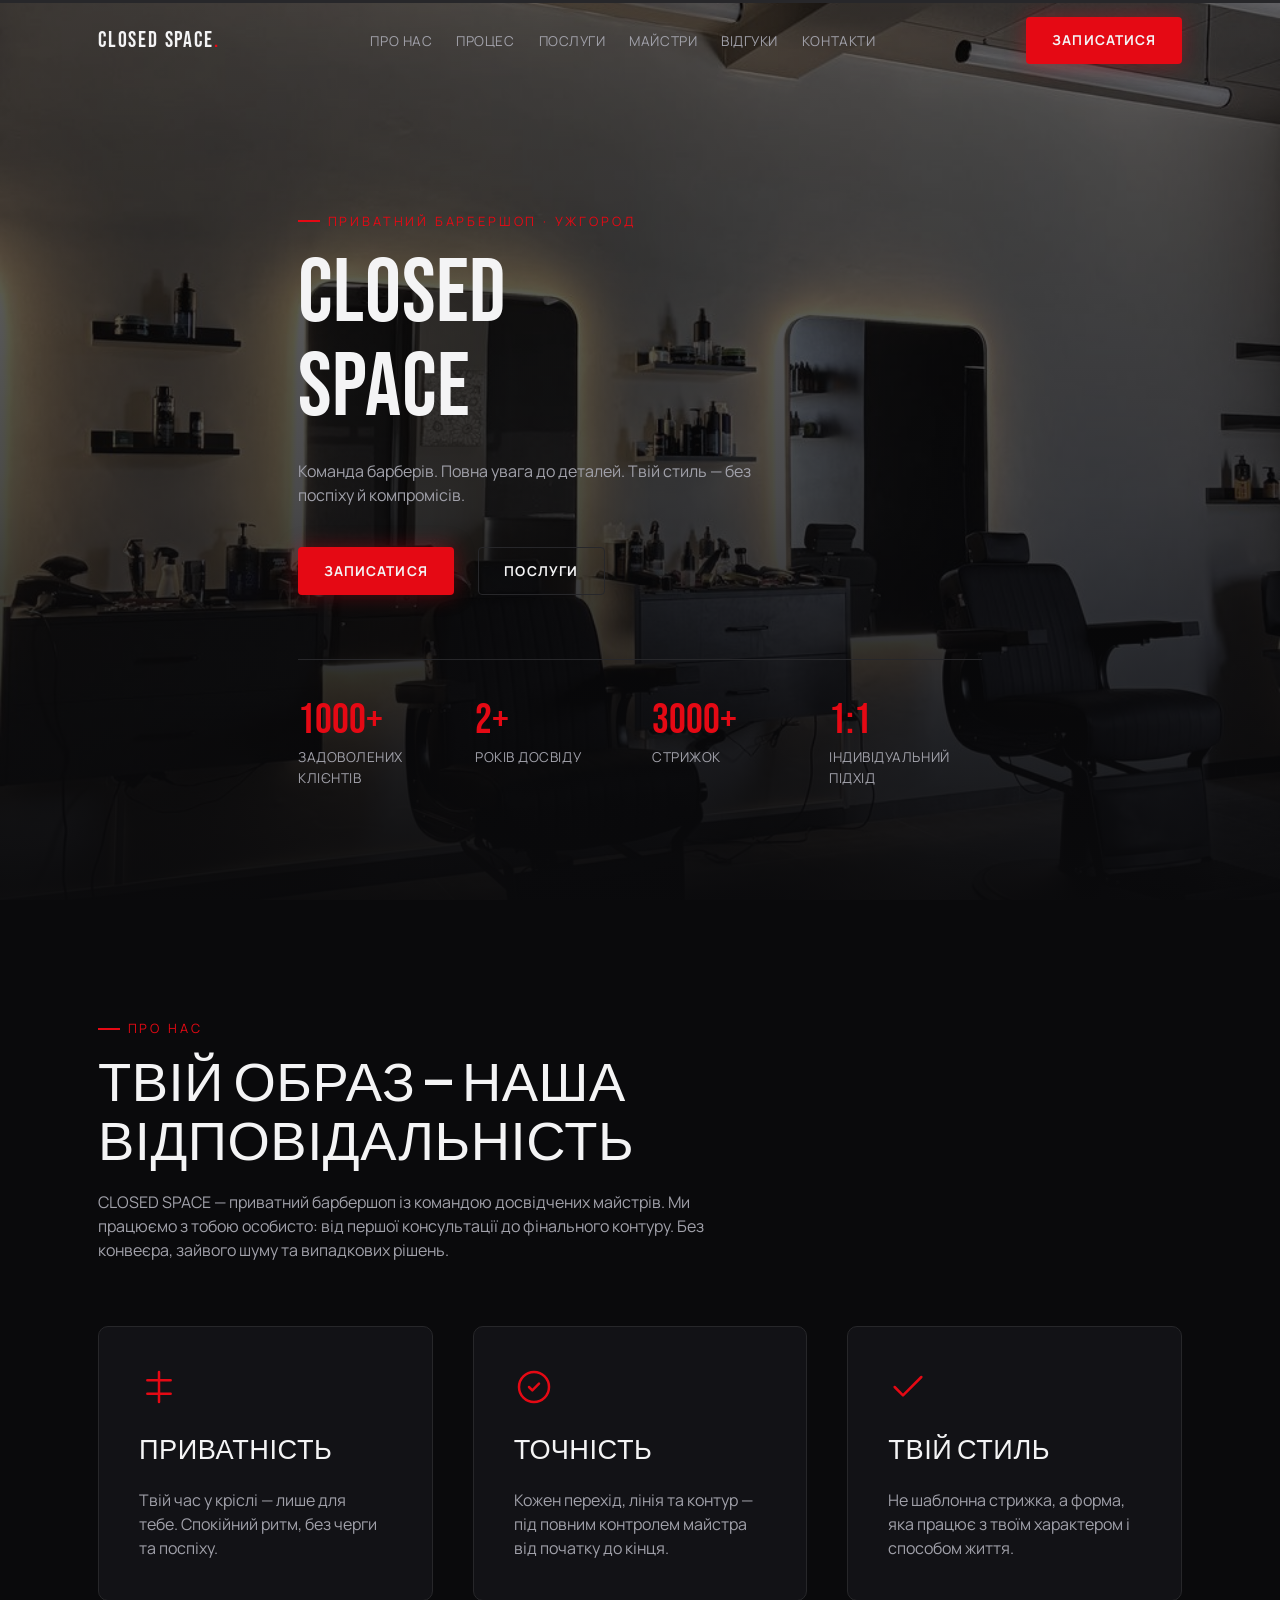
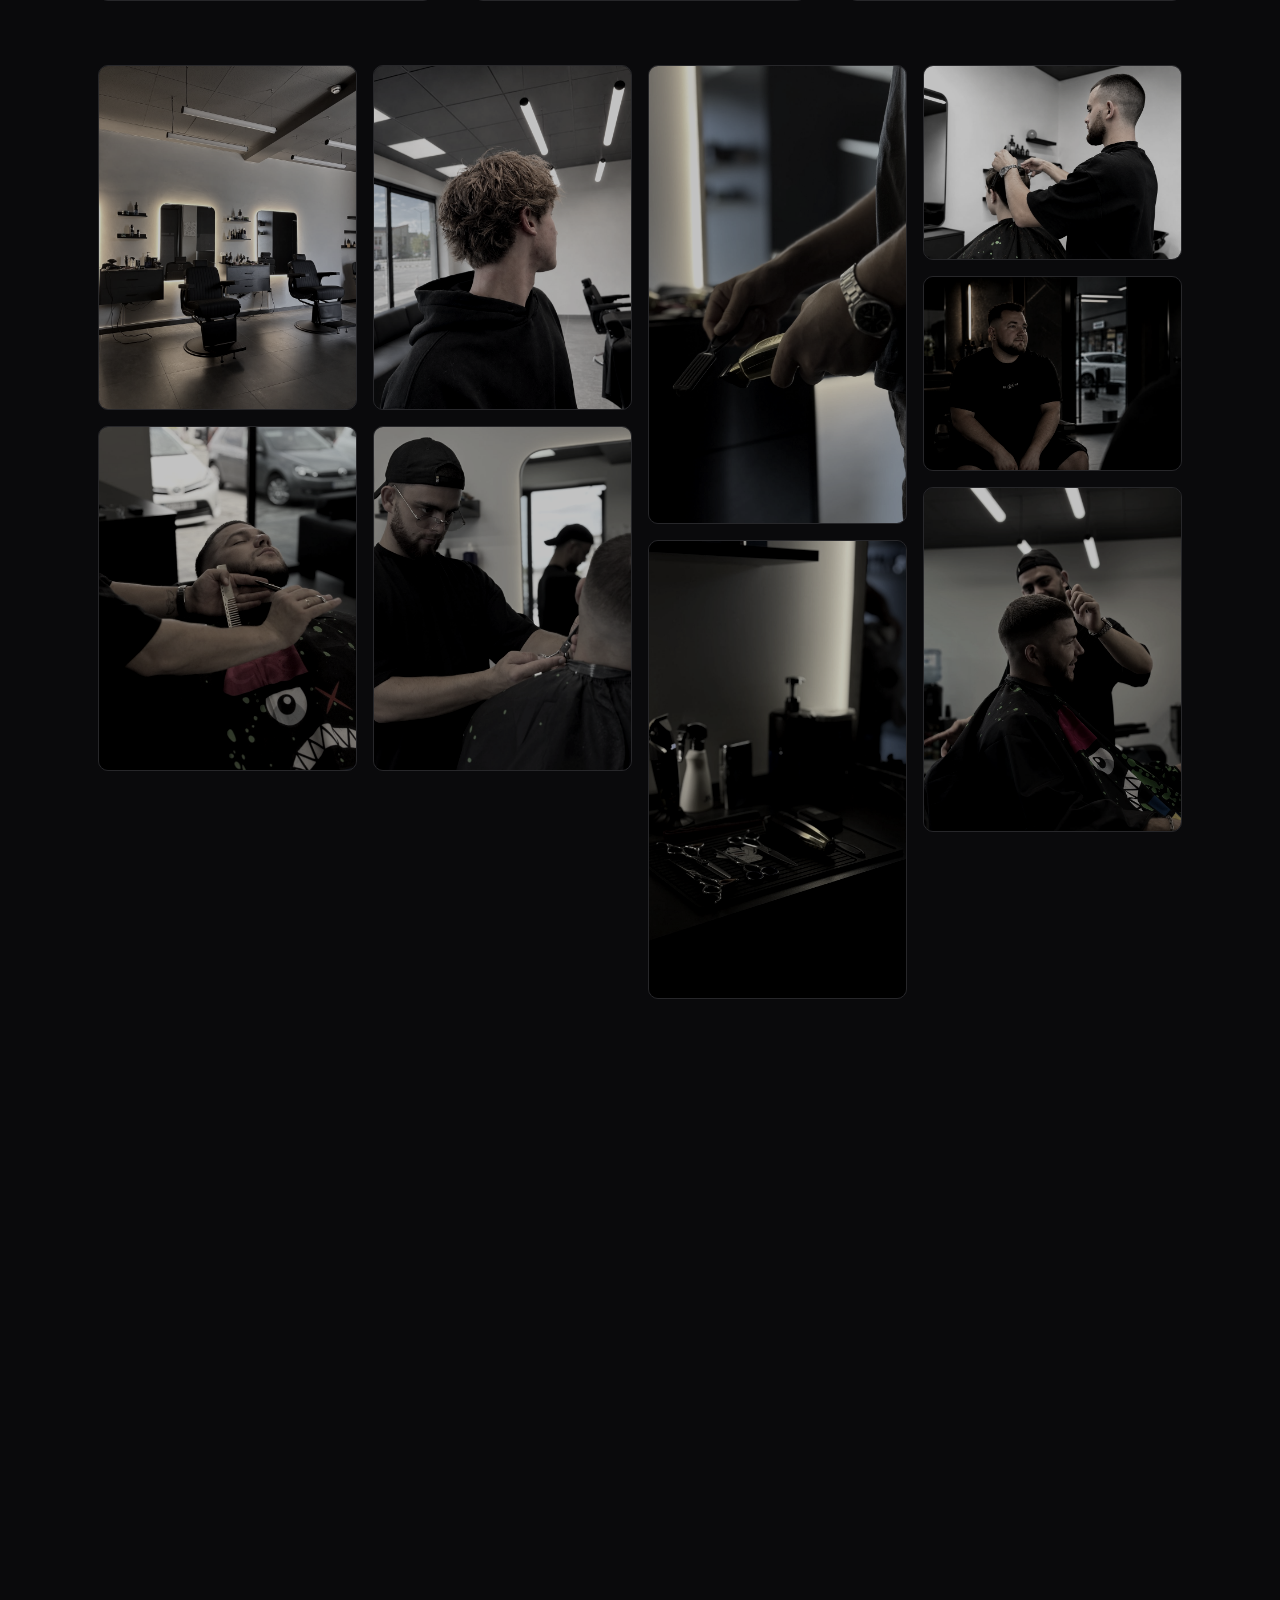
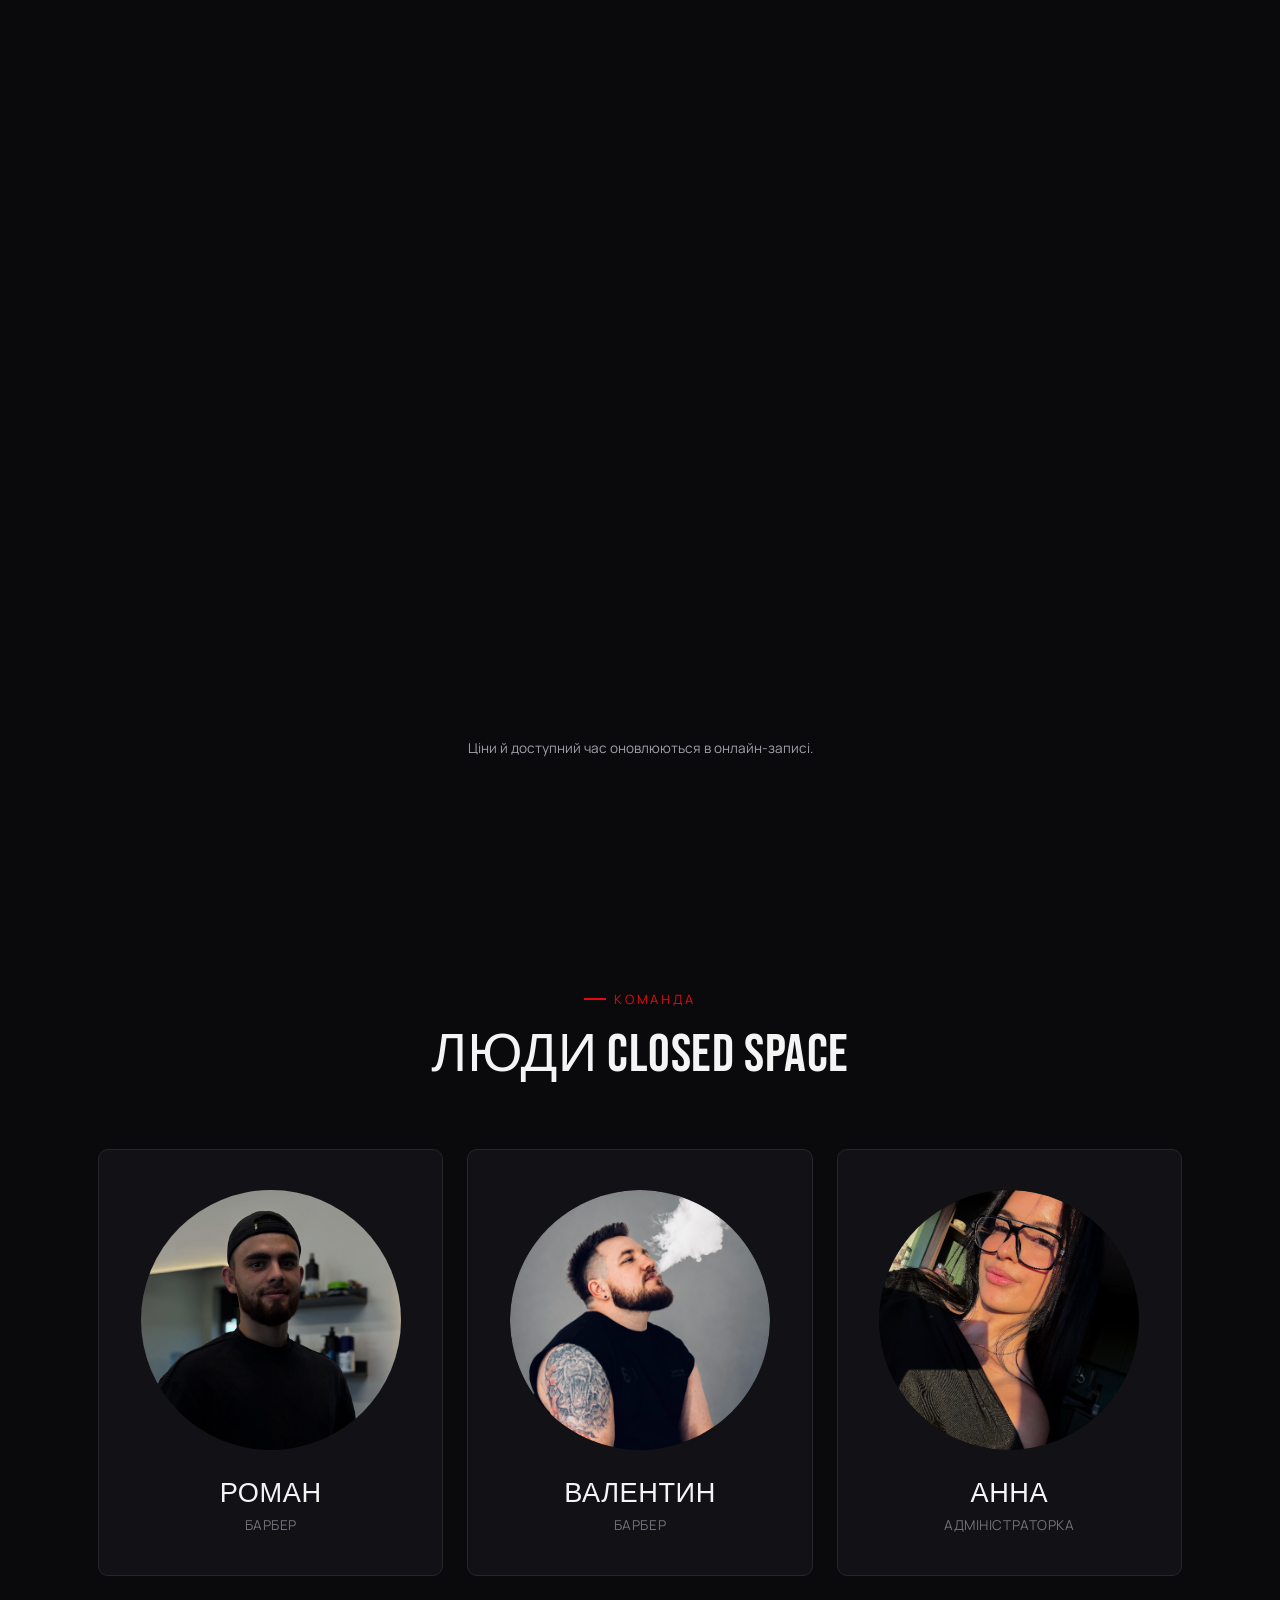
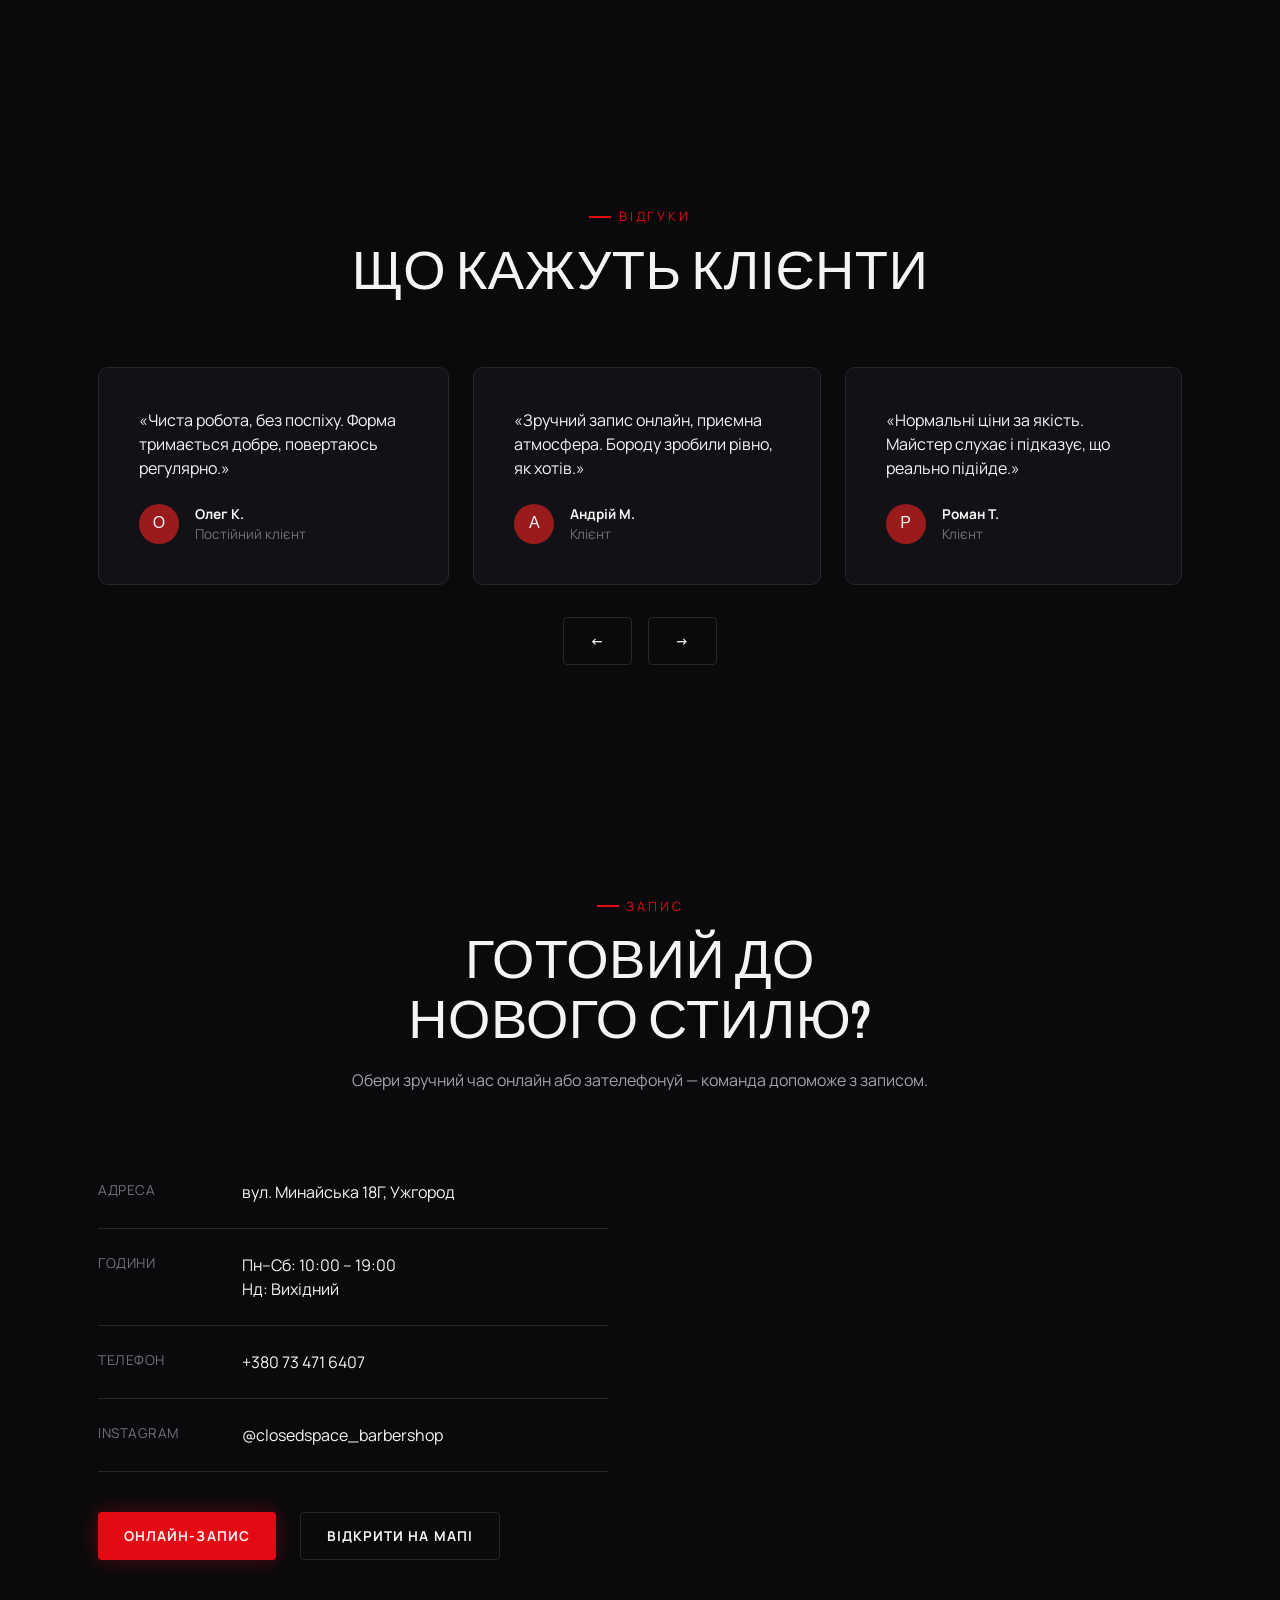
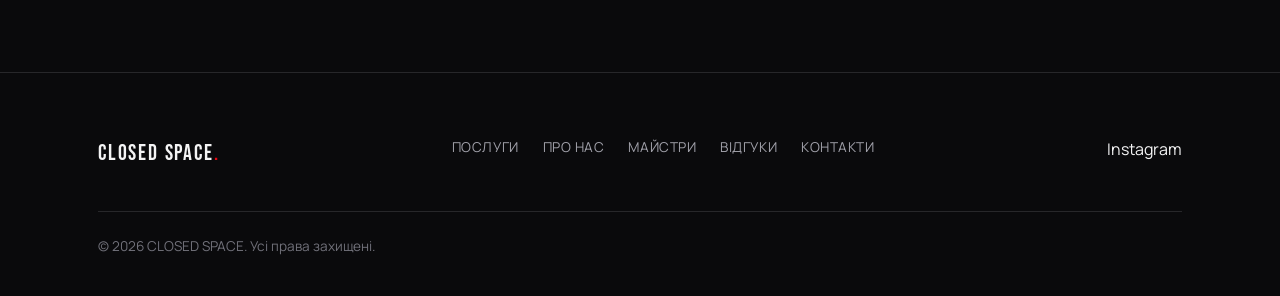
<file: index.html>
<!DOCTYPE html>
<html lang="uk">
<head>
  <meta charset="UTF-8" />
  <meta name="viewport" content="width=device-width, initial-scale=1" />
  <title>Чоловічий барбершоп в Ужгороді | CLOSED SPACE</title>
  <meta name="description" content="CLOSED SPACE — чоловічий барбершоп в Ужгороді: стрижки, борода та догляд. Підберемо стиль саме під тебе." />
  <meta name="keywords" content="барбершоп Ужгород, чоловіча стрижка Ужгород, борода Ужгород, CLOSED SPACE" />
  <meta name="theme-color" content="#0A0A0C" />
  <link rel="canonical" href="https://closed-space.com.ua/" />

  <!-- Open Graph -->
  <meta property="og:type" content="website" />
  <meta property="og:locale" content="uk_UA" />
  <meta property="og:title" content="Чоловічий барбершоп в Ужгороді | CLOSED SPACE" />
  <meta property="og:description" content="Чоловічі стрижки, борода та догляд в Ужгороді. Записатися онлайн." />
  <meta property="og:image" content="https://closed-space.com.ua/assets/images/hero/og-cover.jpg" />
  <meta property="og:image:width" content="1200" />
  <meta property="og:image:height" content="630" />
  <meta property="og:url" content="https://closed-space.com.ua/" />

  <!-- Twitter -->
  <meta name="twitter:card" content="summary_large_image" />
  <meta name="twitter:title" content="Чоловічий барбершоп в Ужгороді | CLOSED SPACE" />
  <meta name="twitter:description" content="Чоловічі стрижки, борода та догляд в Ужгороді. Записатися онлайн." />
  <meta name="twitter:image" content="https://closed-space.com.ua/assets/images/hero/og-cover.jpg" />

  <link rel="icon" href="/favicon.ico" sizes="any" />

  <!-- Шрифти -->
  <link rel="preconnect" href="https://fonts.googleapis.com" />
  <link rel="preconnect" href="https://fonts.gstatic.com" crossorigin />
  <link href="https://fonts.googleapis.com/css2?family=Bebas+Neue&family=Manrope:wght@400;500;700;800&display=swap" rel="stylesheet" />

  <link rel="stylesheet" href="/assets/css/style.css" />

  <!-- Schema.org: LocalBusiness / GEO SEO -->
  <script type="application/ld+json">
  {
    "@context": "https://schema.org",
    "@type": "HairSalon",
    "@id": "https://closed-space.com.ua/#business",
    "name": "CLOSED SPACE",
    "image": "https://closed-space.com.ua/assets/images/hero/og-cover.jpg",
    "url": "https://closed-space.com.ua/",
    "priceRange": "₴₴",
    "telephone": "+380734716407",
    "address": {
      "@type": "PostalAddress",
      "streetAddress": "вул. Минайська 18Г",
      "addressLocality": "Ужгород",
      "postalCode": "88018",
      "addressCountry": "UA"
    },
    "geo": {
      "@type": "GeoCoordinates",
      "latitude": 48.6070735,
      "longitude": 22.2888923
    },
    "hasMap": "https://maps.app.goo.gl/pgFpMge8N1pjW66ZA",
    "openingHoursSpecification": {
      "@type": "OpeningHoursSpecification",
      "dayOfWeek": ["Monday","Tuesday","Wednesday","Thursday","Friday","Saturday"],
      "opens": "10:00",
      "closes": "19:00"
    },
    "sameAs": [
      "https://www.instagram.com/closedspace_barbershop"
    ]
  }
  </script>
</head>
<body class="is-loading">

  <div class="preloader" aria-label="Завантаження сторінки" role="status">
    <div class="preloader__brand" aria-hidden="true">
      <span class="preloader__mark"></span>
      <span class="preloader__name">CLOSED SPACE</span>
    </div>
    <span class="preloader__line"></span>
  </div>

  <!-- Скрол-прогрес (сигнатурна "fade line") -->
  <div class="scroll-progress"><div class="scroll-progress__fill"></div></div>

  <!-- ==================== HEADER ==================== -->
  <header class="header">
    <div class="container header__inner">
      <a href="#hero" class="logo">CLOSED SPACE<span>.</span></a>

      <nav class="nav" aria-label="Головна навігація">
        <ul class="nav__list">
          <li><a class="nav__link" href="#about">Про нас</a></li>
          <li><a class="nav__link" href="#process">Процес</a></li>
          <li><a class="nav__link" href="#services">Послуги</a></li>
          <li><a class="nav__link" href="#team">Майстри</a></li>
          <li><a class="nav__link" href="#reviews">Відгуки</a></li>
          <li><a class="nav__link" href="#contact">Контакти</a></li>
        </ul>
      </nav>

      <div class="header__actions">
        <a class="btn btn--primary" data-booking-link href="https://n1455949.alteg.io/company/1383862/personal/menu?o=" target="_blank" rel="noopener noreferrer">Записатися</a>
        <button class="burger" aria-label="Відкрити меню" aria-expanded="false">
          <span></span><span></span><span></span>
        </button>
      </div>
    </div>
  </header>

  <main>

    <!-- ==================== HERO ==================== -->
    <section class="hero" id="hero">
      <div class="hero__media">
        <img src="/assets/images/hero/closed-space-hero.jpg" alt="Інтер'єр приватного барбершопу CLOSED SPACE" fetchpriority="high" decoding="async" />
      </div>
      <div class="hero__overlay"></div>

      <div class="container hero__content">
        <p class="eyebrow">Приватний барбершоп · Ужгород</p>
        <h1>CLOSED<br />SPACE</h1>
        <p style="margin-top: var(--space-md); max-width: 46ch;">
          Команда барберів. Повна увага до деталей. Твій стиль — без поспіху й компромісів.
        </p>

        <div class="hero__ctas">
          <a class="btn btn--primary" data-booking-link href="https://n1455949.alteg.io/company/1383862/personal/menu?o=" target="_blank" rel="noopener noreferrer">Записатися</a>
          <a class="btn btn--ghost" href="#services">Послуги</a>
        </div>

        <div class="stats" data-reveal>
          <div class="stat">
            <div class="stat__num" data-count="1000" data-suffix="+">1000+</div>
            <div class="stat__label">задоволених клієнтів</div>
          </div>
          <div class="stat">
            <div class="stat__num" data-count="2" data-suffix="+">2+</div>
            <div class="stat__label">років досвіду</div>
          </div>
          <div class="stat">
            <div class="stat__num" data-count="3000" data-suffix="+">3000+</div>
            <div class="stat__label">стрижок</div>
          </div>
          <div class="stat">
            <div class="stat__num">1:1</div>
            <div class="stat__label">індивідуальний підхід</div>
          </div>
        </div>
      </div>
    </section>

    <!-- ==================== ПРО НАС ==================== -->
    <section id="about">
      <div class="container">
        <div class="section-head" data-reveal>
          <p class="eyebrow">Про нас</p>
          <h2>Твій образ — наша відповідальність</h2>
          <p style="margin-top: var(--space-sm);">
            CLOSED SPACE — приватний барбершоп із командою досвідчених майстрів. Ми працюємо з тобою особисто: від першої
            консультації до фінального контуру. Без конвеєра, зайвого шуму та випадкових рішень.
          </p>
        </div>

        <div class="grid-3">
          <div class="feature-card" data-reveal>
            <svg class="feature-card__icon" viewBox="0 0 24 24" fill="none" stroke="currentColor" stroke-width="1.5"><path d="M12 3v18M5 8h14M5 16h14" stroke-linecap="round"/></svg>
            <h3>Приватність</h3>
            <p>Твій час у кріслі — лише для тебе. Спокійний ритм, без черги та поспіху.</p>
          </div>
          <div class="feature-card" data-reveal>
            <svg class="feature-card__icon" viewBox="0 0 24 24" fill="none" stroke="currentColor" stroke-width="1.5"><circle cx="12" cy="12" r="9"/><path d="M9 12l2 2 4-4" stroke-linecap="round" stroke-linejoin="round"/></svg>
            <h3>Точність</h3>
            <p>Кожен перехід, лінія та контур — під повним контролем майстра від початку до кінця.</p>
          </div>
          <div class="feature-card" data-reveal>
            <svg class="feature-card__icon" viewBox="0 0 24 24" fill="none" stroke="currentColor" stroke-width="1.5"><path d="M4 12l5 5L20 6" stroke-linecap="round" stroke-linejoin="round"/></svg>
            <h3>Твій стиль</h3>
            <p>Не шаблонна стрижка, а форма, яка працює з твоїм характером і способом життя.</p>
          </div>
        </div>

        <div class="gallery" style="margin-top: var(--space-xl);" data-reveal>
          <div class="gallery__item"><img src="/assets/images/gallery/closed-space-interior-01.jpg" alt="Робочі місця майстрів у барбершопі CLOSED SPACE" loading="lazy" /></div>
          <div class="gallery__item"><img src="/assets/images/gallery/closed-space-interior-02.jpg" alt="Догляд за бородою в CLOSED SPACE" loading="lazy" /></div>
          <div class="gallery__item"><img src="/assets/images/gallery/closed-space-interior-03.jpg" alt="Робота з текстурою кучерявого волосся в CLOSED SPACE" loading="lazy" /></div>
          <div class="gallery__item"><img src="/assets/images/gallery/closed-space-interior-06.jpg" alt="Команда CLOSED SPACE за роботою" loading="lazy" /></div>
          <div class="gallery__item"><img src="/assets/images/gallery/closed-space-interior-04.jpg" alt="Професійна машинка для стрижки крупним планом" loading="lazy" /></div>
          <div class="gallery__item"><img src="/assets/images/gallery/closed-space-interior-09.jpg" alt="Інструменти барбера CLOSED SPACE" loading="lazy" /></div>
          <div class="gallery__item"><img src="/assets/images/gallery/closed-space-interior-08.jpg" alt="Барбер CLOSED SPACE за стрижкою клієнта" loading="lazy" /></div>
          <div class="gallery__item"><img src="/assets/images/gallery/closed-space-interior-05.jpg" alt="Атмосфера приватного барбершопу CLOSED SPACE" loading="lazy" /></div>
          <div class="gallery__item"><img src="/assets/images/gallery/closed-space-interior-07.jpg" alt="Точна робота машинкою по контуру зачіски" loading="lazy" /></div>
        </div>
      </div>
    </section>

    <!-- ==================== ПРОЦЕС ==================== -->
    <section id="process">
      <div class="container">
        <div class="section-head" data-reveal>
          <p class="eyebrow">Як ми працюємо</p>
          <h2>Процес</h2>
        </div>

        <div class="process">
          <img class="process__media" src="/assets/images/process/closed-space-process.jpg" alt="Барбер CLOSED SPACE працює над контуром зачіски" loading="lazy" data-reveal />

          <div class="process__steps" data-reveal>
            <div class="step">
              <div class="step__num">01</div>
              <div>
                <h3>Консультація</h3>
                <p>Форма, стиль і побажання — узгоджуємо очікування до першого руху ножиць.</p>
              </div>
            </div>
            <div class="step">
              <div class="step__num">02</div>
              <div>
                <h3>Робота з формою</h3>
                <p>Довжина, текстура й перехід між зонами — акуратно й послідовно.</p>
              </div>
            </div>
            <div class="step">
              <div class="step__num">03</div>
              <div>
                <h3>Акценти</h3>
                <p>Контур, текстура чи легкий догляд — за домовленістю.</p>
              </div>
            </div>
            <div class="step">
              <div class="step__num">04</div>
              <div>
                <h3>Фініш</h3>
                <p>Укладка за потреби, перевірка в дзеркалі — і ти виходиш з уже «своїм» виглядом.</p>
              </div>
            </div>
          </div>
        </div>

        <div class="final-cta" style="margin-top: var(--space-xl);" data-reveal>
          <p>Обери час для персонального візиту.</p>
          <div class="final-cta__actions">
            <a class="btn btn--primary" data-booking-link href="https://n1455949.alteg.io/company/1383862/personal/menu?o=" target="_blank" rel="noopener noreferrer">Записатися</a>
          </div>
        </div>
      </div>
    </section>

    <!-- ==================== ПОСЛУГИ ==================== -->
    <section id="services">
      <div class="container">
        <div class="section-head" data-reveal>
          <p class="eyebrow">Наші послуги</p>
          <h2>Послуги</h2>
          <p style="margin-top: var(--space-sm);">Персонально підібрана послуга, точна робота й жодного зайвого руху.</p>
        </div>

        <div class="grid-3" data-reveal>
          <article class="service-card">
            <div class="service-card__body">
              <div class="service-card__heading"><span class="service-card__number">01</span><h3>Чоловіча стрижка</h3></div>
              <p>Класика, фейд чи кроп — під форму голови та твій стиль. <span class="service-card__duration">1 год.</span></p>
              <div class="service-card__footer">
                <span class="service-card__price">650 ₴</span>
                <a class="btn btn--ghost" data-booking-link href="https://n1455949.alteg.io/company/1383862/personal/menu?o=" target="_blank" rel="noopener noreferrer">Записатися</a>
              </div>
            </div>
          </article>

          <article class="service-card">
            <div class="service-card__body">
              <div class="service-card__heading"><span class="service-card__number">02</span><h3>Моделювання бороди</h3></div>
              <p>Контур, довжина та гоління — охайно й без зайвого. <span class="service-card__duration">40 хв.</span></p>
              <div class="service-card__footer">
                <span class="service-card__price">550 ₴</span>
                <a class="btn btn--ghost" data-booking-link href="https://n1455949.alteg.io/company/1383862/personal/menu?o=" target="_blank" rel="noopener noreferrer">Записатися</a>
              </div>
            </div>
          </article>

          <article class="service-card">
            <div class="service-card__body">
              <div class="service-card__heading"><span class="service-card__number">03</span><h3>Стрижка + борода</h3></div>
              <p>Ідеальне поєднання стрижки та бороди. <span class="service-card__duration">1 год 30 хв.</span></p>
              <div class="service-card__footer">
                <span class="service-card__price">950 ₴</span>
                <a class="btn btn--ghost" data-booking-link href="https://n1455949.alteg.io/company/1383862/personal/menu?o=" target="_blank" rel="noopener noreferrer">Записатися</a>
              </div>
            </div>
          </article>

          <article class="service-card">
            <div class="service-card__body">
              <div class="service-card__heading"><span class="service-card__number">04</span><h3>Стрижка під насадку</h3></div>
              <p>Чиста коротка форма, точні переходи та охайний контур. <span class="service-card__duration">45 хв.</span></p>
              <div class="service-card__footer">
                <span class="service-card__price">600 ₴</span>
                <a class="btn btn--ghost" data-booking-link href="https://n1455949.alteg.io/company/1383862/personal/menu?o=" target="_blank" rel="noopener noreferrer">Записатися</a>
              </div>
            </div>
          </article>

          <article class="service-card">
            <div class="service-card__body">
              <div class="service-card__heading"><span class="service-card__number">05</span><h3>Стрижка ножицями</h3></div>
              <p>Детальна робота з довжиною та природною текстурою волосся. <span class="service-card__duration">1 год 20 хв.</span></p>
              <div class="service-card__footer">
                <span class="service-card__price">700 ₴</span>
                <a class="btn btn--ghost" data-booking-link href="https://n1455949.alteg.io/company/1383862/personal/menu?o=" target="_blank" rel="noopener noreferrer">Записатися</a>
              </div>
            </div>
          </article>

          <article class="service-card">
            <div class="service-card__body">
              <div class="service-card__heading"><span class="service-card__number">06</span><h3>Воскове видалення волосся на обличчі</h3></div>
              <p>Швидке та безпечне видалення волосся у зоні вух, носа та корекція брів. <span class="service-card__duration">15 хв.</span></p>
              <div class="service-card__footer">
                <span class="service-card__price">150 ₴</span>
                <a class="btn btn--ghost" data-booking-link href="https://n1455949.alteg.io/company/1383862/personal/menu?o=" target="_blank" rel="noopener noreferrer">Записатися</a>
              </div>
            </div>
          </article>

          <article class="service-card">
            <div class="service-card__body">
              <div class="service-card__heading"><span class="service-card__number">07</span><h3>Камуфлювання бороди</h3></div>
              <p>Делікатне вирівнювання тону для більш виразного та доглянутого вигляду. <span class="service-card__duration">30 хв.</span></p>
              <div class="service-card__footer">
                <span class="service-card__price">350 ₴</span>
                <a class="btn btn--ghost" data-booking-link href="https://n1455949.alteg.io/company/1383862/personal/menu?o=" target="_blank" rel="noopener noreferrer">Записатися</a>
              </div>
            </div>
          </article>

          <article class="service-card">
            <div class="service-card__body">
              <div class="service-card__heading"><span class="service-card__number">08</span><h3>Камуфлювання голови</h3></div>
              <p>Рівний природний тон без різких переходів — охайний фінальний результат. <span class="service-card__duration">30 хв.</span></p>
              <div class="service-card__footer">
                <span class="service-card__price">400 ₴</span>
                <a class="btn btn--ghost" data-booking-link href="https://n1455949.alteg.io/company/1383862/personal/menu?o=" target="_blank" rel="noopener noreferrer">Записатися</a>
              </div>
            </div>
          </article>
        </div>

        <p style="text-align:center; margin-top: var(--space-lg); font-size: var(--fs-small);">Ціни й доступний час оновлюються в онлайн-записі.</p>
      </div>
    </section>

    <!-- ==================== КОМАНДА ==================== -->
    <section id="team">
      <div class="container">
        <div class="section-head section-head--center" data-reveal>
          <p class="eyebrow">Команда</p>
          <h2>Люди CLOSED SPACE</h2>
        </div>

        <div class="team-grid" data-reveal>
          <div class="team-card">
            <div class="team-card__media"><img src="/assets/images/master/roman.jpg" alt="Роман, барбер CLOSED SPACE" loading="lazy" /></div>
            <h3>Роман</h3>
            <p class="team-card__role">Барбер</p>
          </div>
          <div class="team-card">
            <div class="team-card__media"><img src="/assets/images/master/valentyn.jpg" alt="Валентин, барбер CLOSED SPACE" loading="lazy" /></div>
            <h3>Валентин</h3>
            <p class="team-card__role">Барбер</p>
          </div>
          <div class="team-card">
            <div class="team-card__media"><img src="/assets/images/master/anna.jpg" alt="Анна, адміністраторка CLOSED SPACE" loading="lazy" /></div>
            <h3>Анна</h3>
            <p class="team-card__role">Адміністраторка</p>
          </div>
        </div>
      </div>
    </section>

    <!-- ==================== ВІДГУКИ ==================== -->
    <section id="reviews">
      <div class="container">
        <div class="section-head section-head--center" data-reveal>
          <p class="eyebrow">Відгуки</p>
          <h2>Що кажуть клієнти</h2>
        </div>

        <div data-slider="reviews" style="position:relative;" data-reveal>
          <div data-slider-track style="display:flex; gap: var(--space-md); overflow-x:auto; scroll-snap-type: x mandatory; padding-bottom: 8px;">
            <div class="review-card" style="min-width:320px; scroll-snap-align:start;">
              <p class="review-card__quote">«Чиста робота, без поспіху. Форма тримається добре, повертаюсь регулярно.»</p>
              <div class="review-card__author">
                <div class="review-card__avatar">О</div>
                <div><div class="review-card__name">Олег К.</div><div class="review-card__tag">Постійний клієнт</div></div>
              </div>
            </div>
            <div class="review-card" style="min-width:320px; scroll-snap-align:start;">
              <p class="review-card__quote">«Зручний запис онлайн, приємна атмосфера. Бороду зробили рівно, як хотів.»</p>
              <div class="review-card__author">
                <div class="review-card__avatar">А</div>
                <div><div class="review-card__name">Андрій М.</div><div class="review-card__tag">Клієнт</div></div>
              </div>
            </div>
            <div class="review-card" style="min-width:320px; scroll-snap-align:start;">
              <p class="review-card__quote">«Нормальні ціни за якість. Майстер слухає і підказує, що реально підійде.»</p>
              <div class="review-card__author">
                <div class="review-card__avatar">Р</div>
                <div><div class="review-card__name">Роман Т.</div><div class="review-card__tag">Клієнт</div></div>
              </div>
            </div>
          </div>
          <div style="display:flex; gap: var(--space-sm); justify-content:center; margin-top: var(--space-md);">
            <button class="btn btn--ghost" data-slider-prev aria-label="Попередній відгук">←</button>
            <button class="btn btn--ghost" data-slider-next aria-label="Наступний відгук">→</button>
          </div>
        </div>
      </div>
    </section>

    <!-- ==================== ФІНАЛЬНИЙ CTA + КОНТАКТИ ==================== -->
    <section id="contact">
      <div class="container">
        <div class="section-head section-head--center" data-reveal>
          <p class="eyebrow">Запис</p>
          <h2>Готовий до нового стилю?</h2>
          <p style="margin-top: var(--space-sm);">Обери зручний час онлайн або зателефонуй — команда допоможе з записом.</p>
        </div>

        <div class="contact" data-reveal>
          <div>
            <div class="info-row">
              <span class="info-row__label">Адреса</span>
              <a href="https://maps.app.goo.gl/pgFpMge8N1pjW66ZA" target="_blank" rel="noopener noreferrer">вул. Минайська 18Г, Ужгород</a>
            </div>
            <div class="info-row">
              <span class="info-row__label">Години</span>
              <span>Пн–Сб: 10:00 – 19:00<br />Нд: Вихідний</span>
            </div>
            <div class="info-row">
              <span class="info-row__label">Телефон</span>
              <a data-phone-link="text" href="tel:+380734716407">+380 73 471 6407</a>
            </div>
            <div class="info-row">
              <span class="info-row__label">Instagram</span>
              <a href="https://www.instagram.com/closedspace_barbershop" target="_blank" rel="noopener noreferrer">@closedspace_barbershop</a>
            </div>

            <div class="final-cta__actions" style="justify-content:flex-start;">
              <a class="btn btn--primary" data-booking-link href="https://n1455949.alteg.io/company/1383862/personal/menu?o=" target="_blank" rel="noopener noreferrer">Онлайн-запис</a>
              <a class="btn btn--ghost" href="https://maps.app.goo.gl/pgFpMge8N1pjW66ZA" target="_blank" rel="noopener noreferrer">Відкрити на мапі</a>
            </div>
          </div>

          <div class="contact__map">
            <iframe src="https://www.google.com/maps?q=%D0%B2%D1%83%D0%BB.%20%D0%9C%D0%B8%D0%BD%D0%B0%D0%B9%D1%81%D1%8C%D0%BA%D0%B0%2018%D0%93,%20%D0%A3%D0%B6%D0%B3%D0%BE%D1%80%D0%BE%D0%B4&output=embed" title="Мапа розташування CLOSED SPACE" loading="lazy" referrerpolicy="no-referrer-when-downgrade"></iframe>
          </div>
        </div>
      </div>
    </section>

  </main>

  <!-- ==================== FOOTER ==================== -->
  <footer class="footer">
    <div class="container">
      <div class="footer__top">
        <a href="#hero" class="logo">CLOSED SPACE<span>.</span></a>
        <nav class="footer__nav" aria-label="Навігація у футері">
          <a class="nav__link" href="#services">Послуги</a>
          <a class="nav__link" href="#about">Про нас</a>
          <a class="nav__link" href="#team">Майстри</a>
          <a class="nav__link" href="#reviews">Відгуки</a>
          <a class="nav__link" href="#contact">Контакти</a>
        </nav>
        <div class="footer__social">
          <a href="https://www.instagram.com/closedspace_barbershop" target="_blank" rel="noopener noreferrer" aria-label="Instagram CLOSED SPACE">Instagram</a>
        </div>
      </div>
      <div class="footer__bottom">
        <span>© <span class="footer__year">2026</span> CLOSED SPACE. Усі права захищені.</span>
      </div>
    </div>
  </footer>

  <script src="/assets/js/config.js"></script>
  <script type="module" src="/assets/js/main.js"></script>
</body>
</html>
</file>
<file: assets/css/style.css>
/**
 * style.css — головний файл, підключає всі частини стилів у потрібному порядку.
 * Підключати в HTML лише цей файл.
 */

@import url("reset.css");
@import url("variables.css");
@import url("layout.css");
@import url("components.css");
</file>
